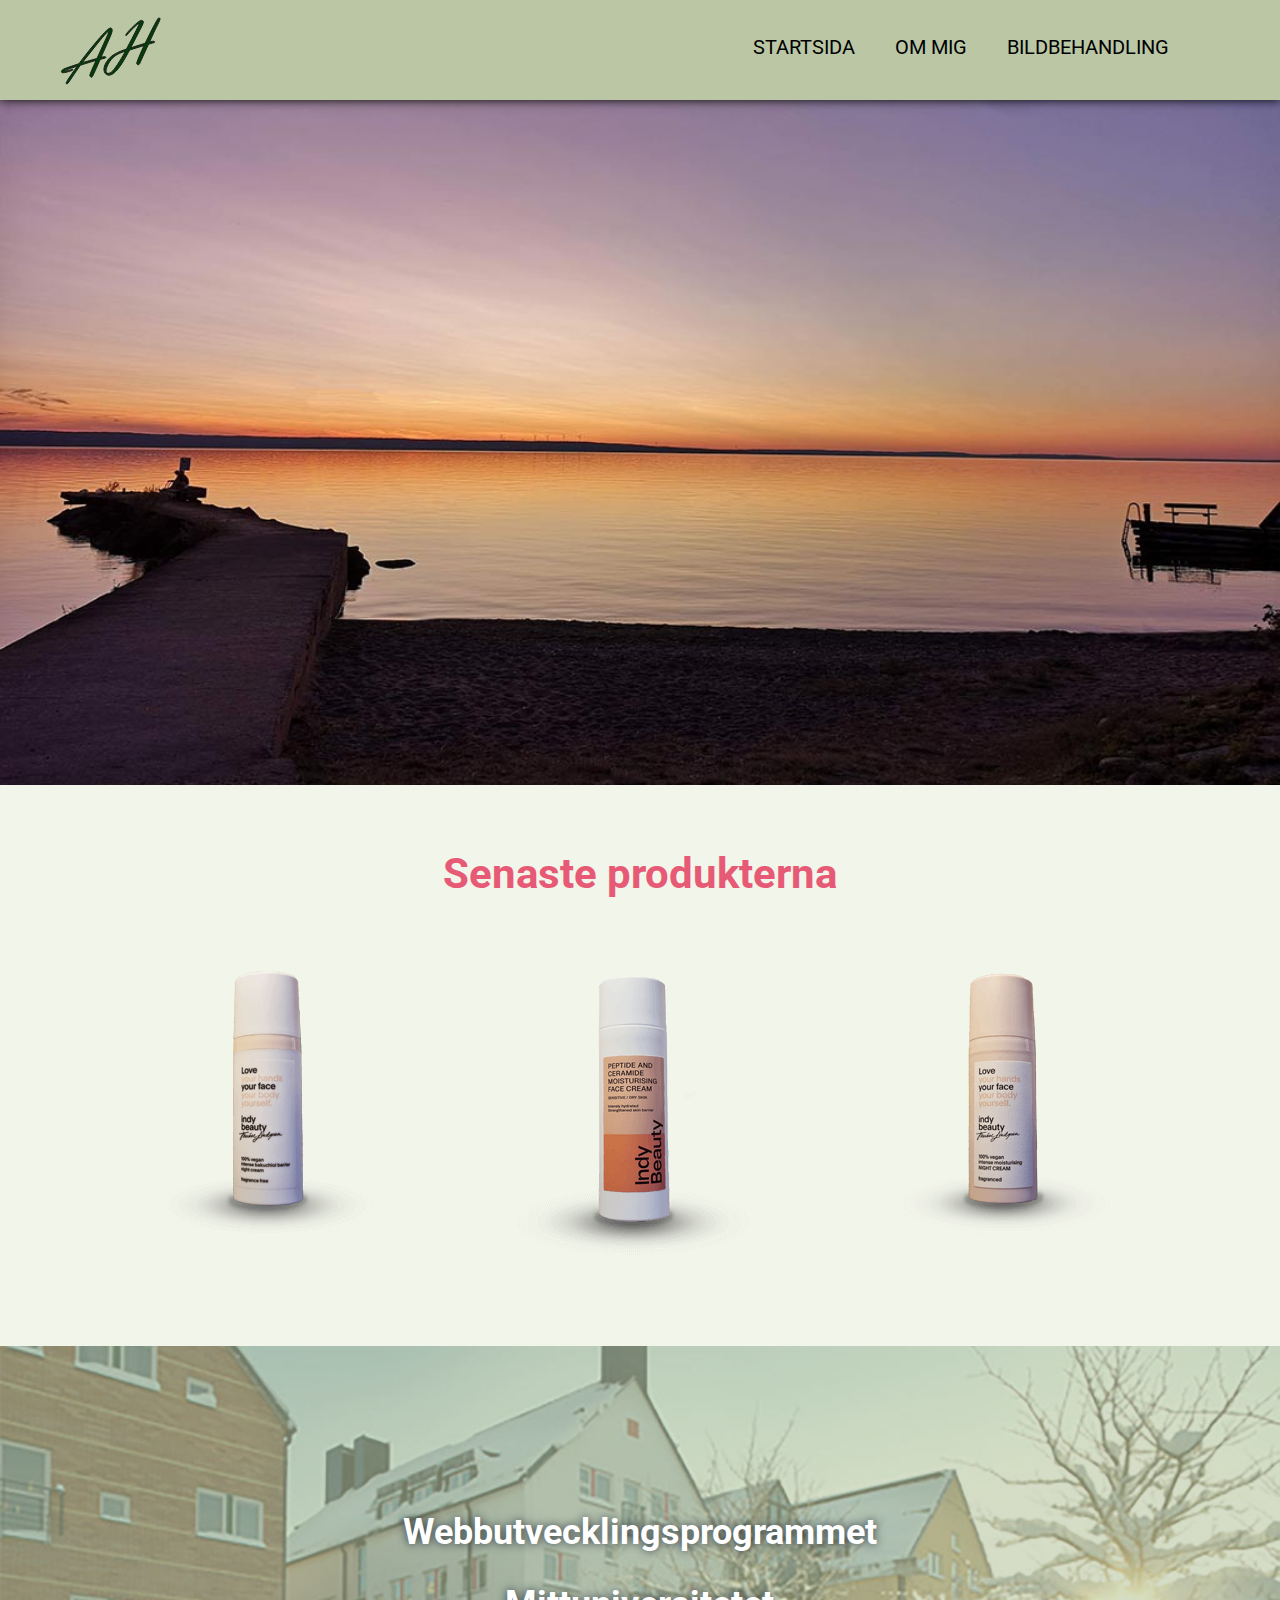
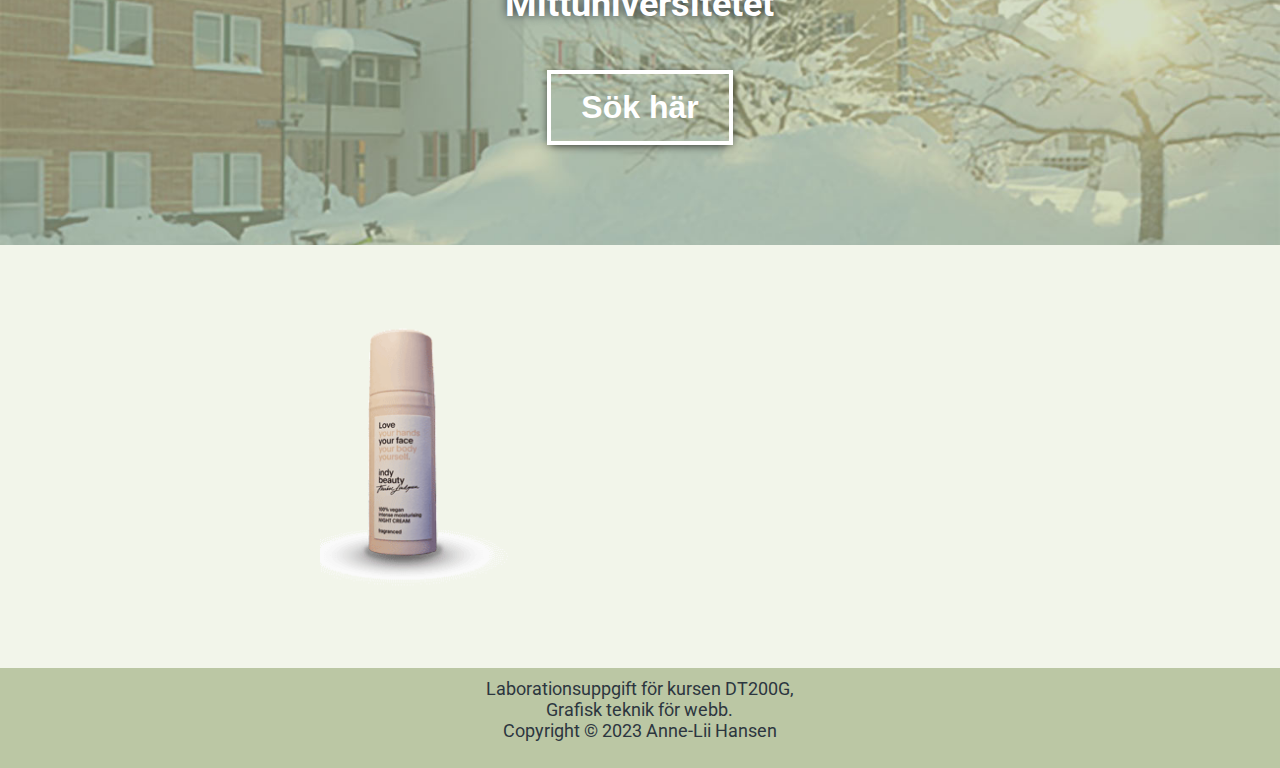
<file: index.html>
<!DOCTYPE html>
<html lang="sv">

<head>
    <meta charset="UTF-8">
    <meta name="viewport" content="width=device-width, initial-scale=1.0">
    <link rel="stylesheet" href="css/styles.css">
    <link rel="preconnect" href="https://fonts.googleapis.com"><!--google fonts -->
    <link rel="preconnect" href="https://fonts.gstatic.com" crossorigin>
    <link href="https://fonts.googleapis.com/css2?family=Roboto:wght@700&display=swap" rel="stylesheet">
    <title>Anne-Lii Hansen</title>
    <link rel="icon" type="image/x-icon" href="pics/favicon.ico"> <!--favicon -->
</head>

<body>
    <main class="main_index">
        <header>
            <!--logga -->
            <a href="index.html"><img src="pics/logo.svg" alt="logotyp"></a>

            <!--Meny-knapp för att öppna dropdown meny-->
            <button class="menu_button open" id="menu_open">
                <span class="menu_icon">
                    <span class="bars"></span>
                    <span class="bars"></span>
                    <span class="bars"></span>
                </span>
                <span class="menu_text">Meny</span>
            </button>
            <!--dropdown meny och stäng-knappen -->
            <nav class="drop_menu" id="drop_menu">
                <button class="menu_button close" id="menu_close">
                    <span class="menu_icon">
                        <span class="bars crossing1"></span>
                        <span class="bars crossing2"></span>
                    </span>
                    <span class="menu_text">Stäng meny</span>
                </button>
                <ul>
                    <li><a href="index.html">STARTSIDA</a></li>
                    <li><a href="aboutme.html">OM MIG</a></li>
                    <li><a href="imageedit.html">BILDBEHANDLING</a></li>
                </ul>
            </nav>

            <!-- navigering för större skärm än 993px-->
            <nav class="nav_bigscreen">
                <ul>
                    <li><a href="index.html">STARTSIDA</a></li>
                    <li><a href="aboutme.html">OM MIG</a></li>
                    <li><a href="imageedit.html">BILDBEHANDLING</a></li>
                </ul>
            </nav>
        </header>


        <div class="hero">
            <picture><!--tre "hero" -bilder med olika storlekar -->
                <source media="(min-width: 1521px)" srcset="pics/stor_bild.jpg">
                <source media="(min-width: 800px)" srcset="pics/mellan_bild.jpg">
                <source srcset="pics/liten_bild.jpg">
                <img src="pics/stor_bild.jpg" alt="">
            </picture>
        </div>

        <!--produkterna/friläggningarna-->
        <div class="prod_h1">
            <h1>Senaste produkterna</h1>
        </div>

        <div class="prod_1"><img src="pics/frilaggning02.png" alt="" loading="lazy"></div>
        <div class="prod_2"><img src="pics/frilaggning01.png" alt="" loading="lazy"></div>
        <div class="prod_3"><img src="pics/frilaggning03.png" alt="" loading="lazy"></div>

        <!--bakgrundsbild med grön bakgrund -->
        <section class="background">
            <h2>Webbutvecklingsprogrammet <br> Mittuniversitetet</h2>
            <button><strong>Sök här</strong></button>
        </section>

        <!--reklambanner -->
        <img src="pics/reklam_banner.gif" class="banner" alt="reklambanner 40% rabatt black friday">

        <footer class="footer_index">
            <p>
                Laborationsuppgift för kursen DT200G,<br>
                Grafisk teknik för webb.<br>
                Copyright &copy; 2023 Anne-Lii Hansen
            </p>
        </footer>
    </main>
    <script src="main.js"></script>
</body>

</html>
</file>
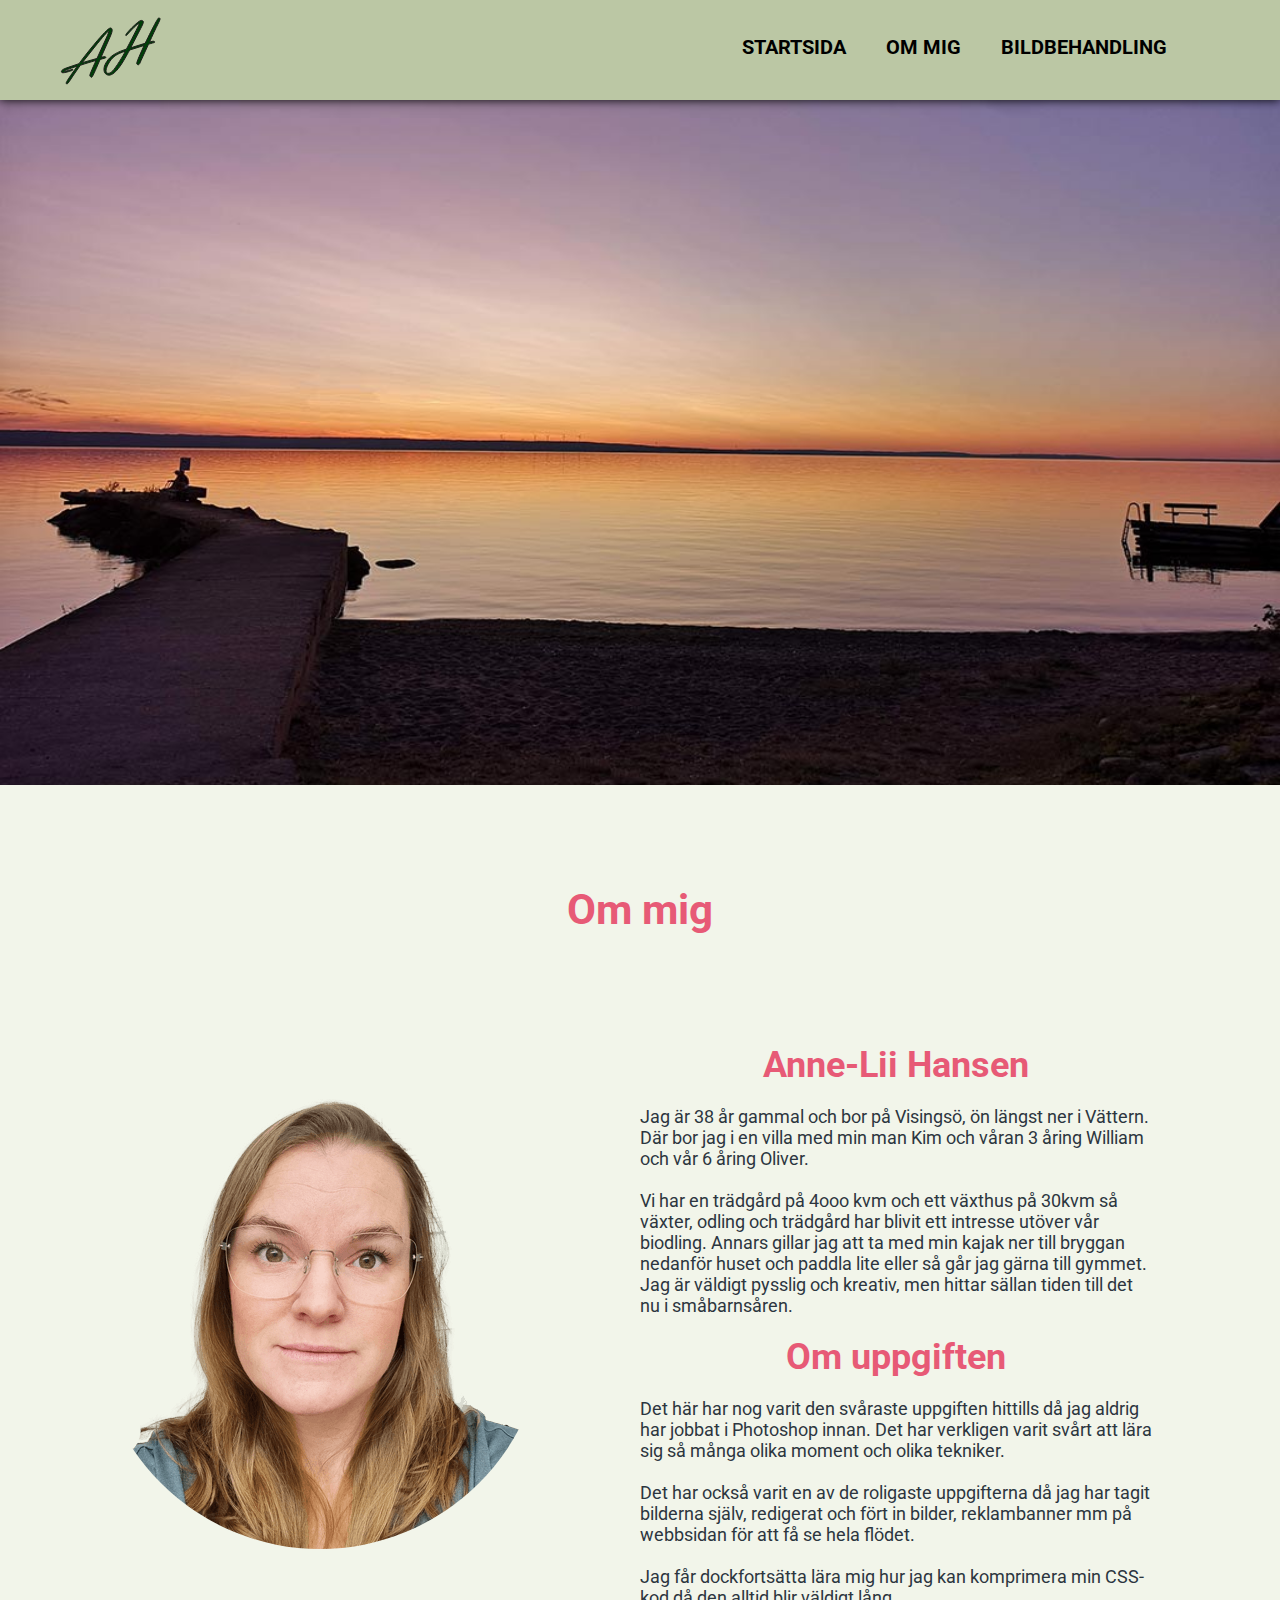
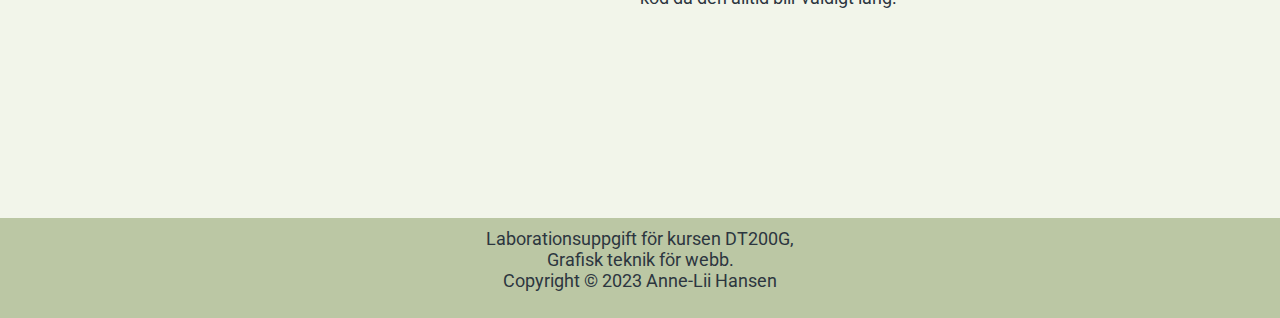
<file: aboutme.html>
<!DOCTYPE html>
<html lang="sv">

<head>
    <meta charset="UTF-8">
    <meta name="viewport" content="width=device-width, initial-scale=1.0">
    <link rel="stylesheet" href="css/styles.css">
    <link rel="preconnect" href="https://fonts.googleapis.com">
    <link rel="preconnect" href="https://fonts.gstatic.com" crossorigin>
    <link href="https://fonts.googleapis.com/css2?family=Roboto:wght@700&display=swap" rel="stylesheet">
    <title>Anne-Lii Hansen</title>
    <link rel="icon" type="image/x-icon" href="pics/favicon.ico">
</head>

<body>
    <main class="main_aboutme">
        <header>
            <!--logga -->
            <a href="index.html"><img src="pics/logo.svg" alt="logotyp"></a>

            <!--Meny-knapp för att öppna dropdown meny-->
            <button class="menu_button open" id="menu_open">
                <span class="menu_icon">
                    <span class="bars"></span>
                    <span class="bars"></span>
                    <span class="bars"></span>
                </span>
                <span class="menu_text">Meny</span>
            </button>
            <!--dropdown meny och stäng-knappen -->
            <nav class="drop_menu" id="drop_menu">
                <button class="menu_button close" id="menu_close">
                    <span class="menu_icon">
                        <span class="bars crossing1"></span>
                        <span class="bars crossing2"></span>
                    </span>
                    <span class="menu_text">Stäng</span>
                </button>
                <ul>
                    <li><a href="index.html">STARTSIDA</a></li>
                    <li><a href="aboutme.html">OM MIG</a></li>
                    <li><a href="imageedit.html">BILDBEHANDLING</a></li>
                </ul>
            </nav>

            <!-- navigering för större skärm än 993px-->
            <nav class="nav_bigscreen">
                <ul>
                    <li><a href="index.html"><strong>STARTSIDA</strong></a></li>
                    <li><a href="aboutme.html"><strong>OM MIG</strong></a></li>
                    <li><a href="imageedit.html"><strong>BILDBEHANDLING</strong></a></li>
                </ul>
            </nav>
        </header>

        <div class="hero">
            <picture><!--tre "hero" -bilder med olika storlekar -->
                <source media="(min-width: 1521px)" srcset="pics/stor_bild.jpg">
                <source media="(min-width: 800px)" srcset="pics/mellan_bild.jpg">
                <source srcset="pics/liten_bild.jpg">
                <img src="pics/stor_bild.jpg" alt="">
            </picture>
        </div>

        <div class="aboutme">
            <h1>Om mig</h1>
        </div>

        <!--porträttbild av mig -->
        <div class="aboutme_image">
            <img src="pics/portrait.png" alt="">
        </div>

        <!--iunformation om mig och uppgiften -->
        <section class="aboutme_text">
            <h2>Anne-Lii Hansen</h2>
            <p>Jag är 38 år gammal och bor på Visingsö, ön längst ner i Vättern.
                Där bor jag i en villa med min man Kim och våran 3 åring William och vår 6 åring Oliver. <br><br>
                Vi har en trädgård på 4ooo kvm och ett växthus på 30kvm så växter, odling och trädgård har blivit ett
                intresse utöver vår biodling.
                Annars gillar jag att ta med min kajak ner till bryggan nedanför huset och paddla lite eller så går jag
                gärna till gymmet.<br>
                Jag är väldigt pysslig och kreativ, men hittar sällan tiden till det nu i småbarnsåren.
            </p>
            <h2>Om uppgiften</h2>
            <p>
                Det här har nog varit den svåraste uppgiften hittills då jag aldrig har jobbat i Photoshop innan.
                Det har verkligen varit svårt att lära sig så många olika moment och olika tekniker.<br><br>
                Det har också varit en av de roligaste uppgifterna då jag har tagit bilderna själv,
                redigerat och fört in bilder, reklambanner mm på webbsidan för att få se hela flödet.<br><br>
                Jag får dockfortsätta lära mig hur jag kan komprimera min CSS-kod då den alltid blir väldigt lång.</p>
        </section>

        <footer class="footer_aboutme">
            <p>
                Laborationsuppgift för kursen DT200G, <br>
                Grafisk teknik för webb.<br>
                Copyright &copy; 2023 Anne-Lii Hansen
            </p>
        </footer>

    </main>
    <script src="main.js"></script>
</body>

</html>
</file>
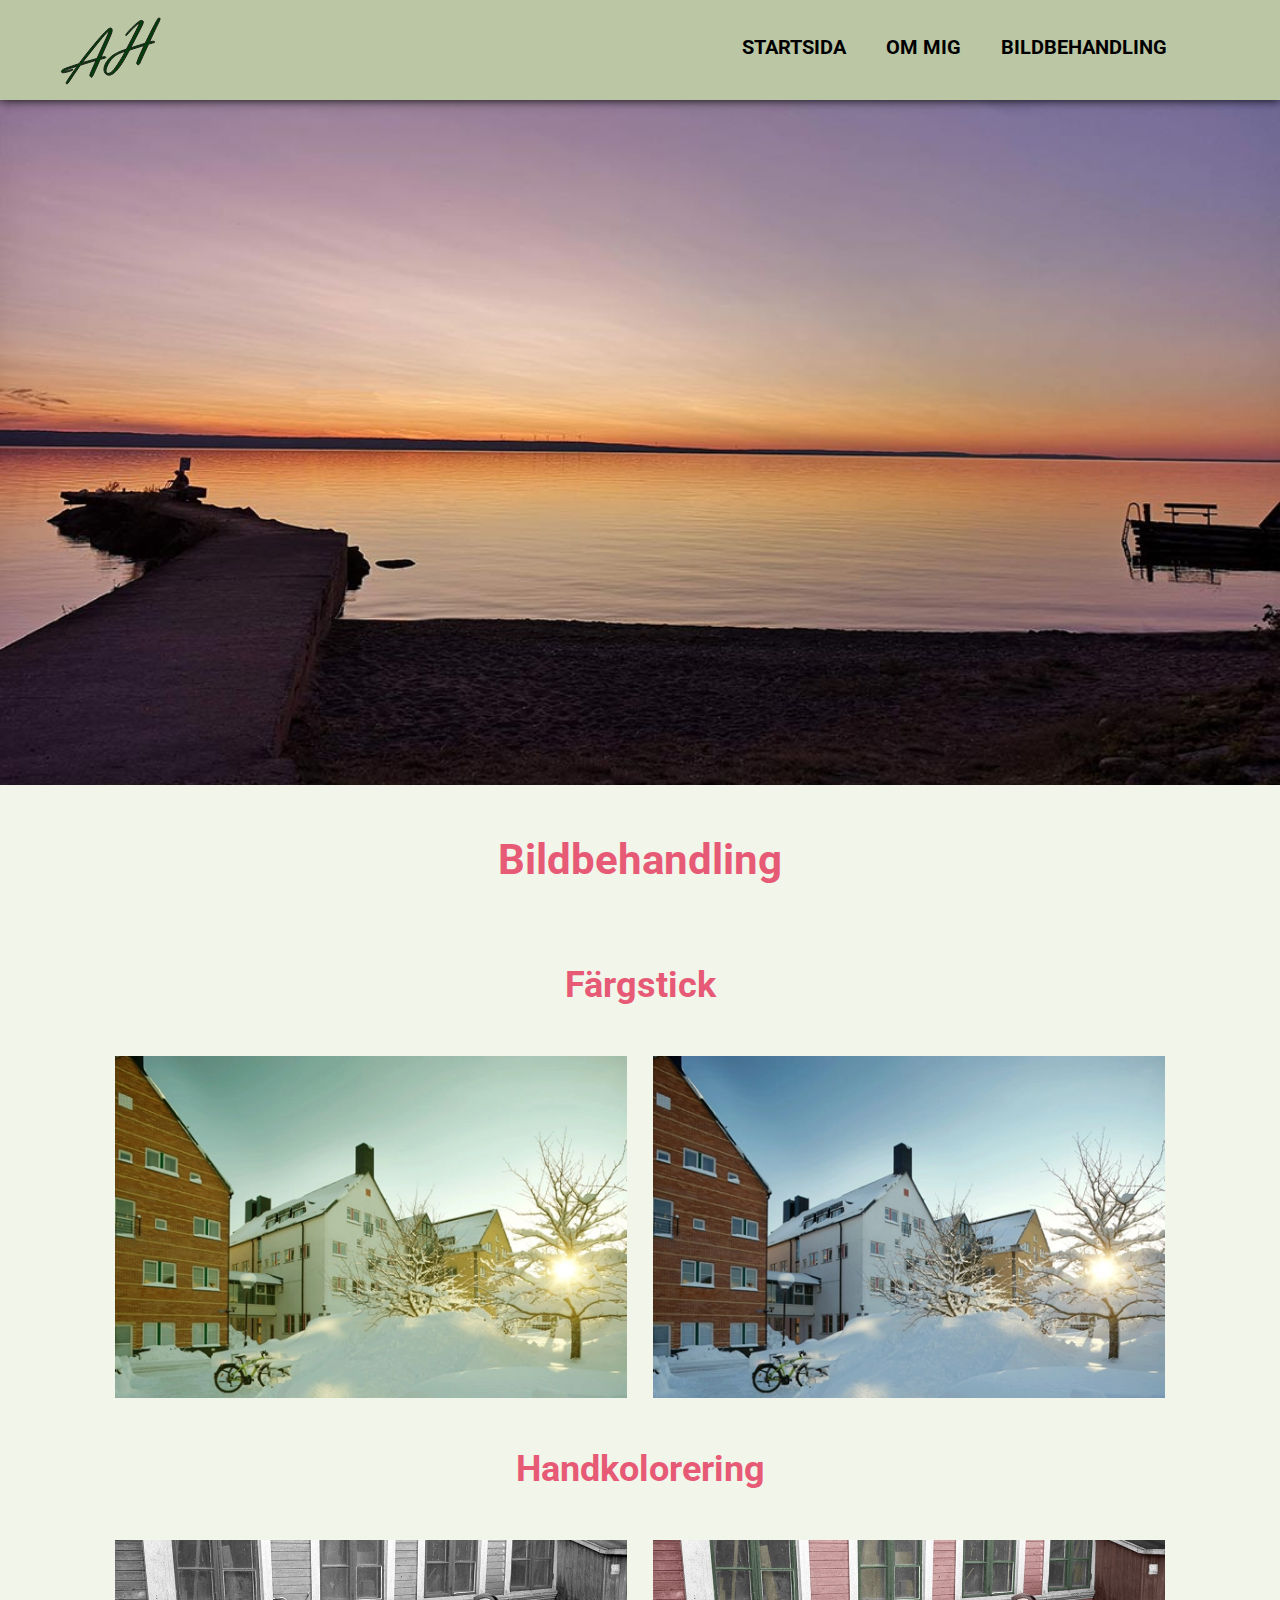
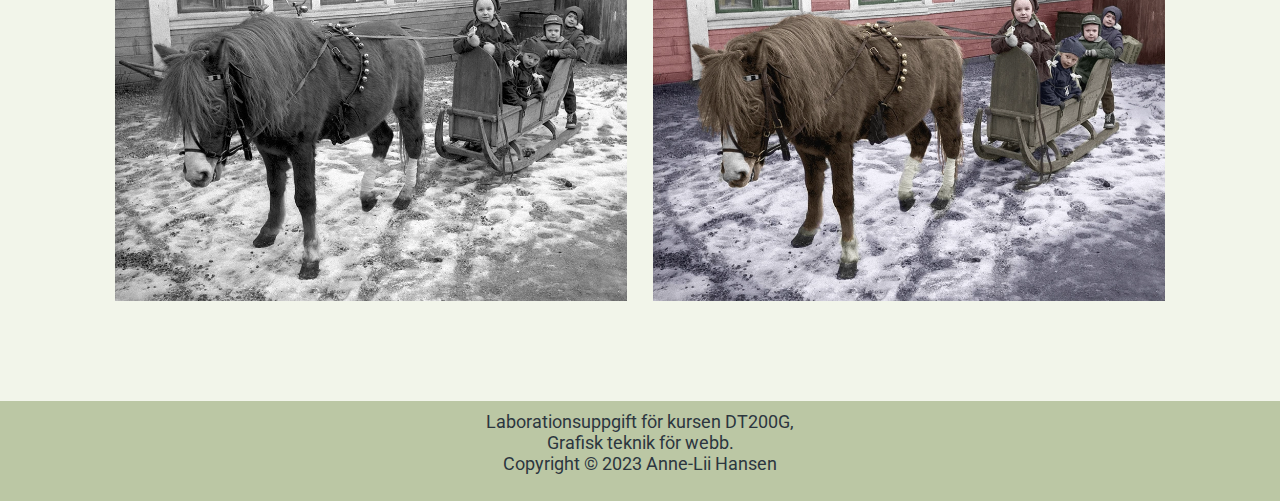
<file: imageedit.html>
<!DOCTYPE html>
<html lang="sv">

<head>
    <meta charset="UTF-8">
    <meta name="viewport" content="width=device-width, initial-scale=1.0">
    <link rel="stylesheet" href="css/styles.css">
    <link rel="preconnect" href="https://fonts.googleapis.com">
    <link rel="preconnect" href="https://fonts.gstatic.com" crossorigin>
    <link href="https://fonts.googleapis.com/css2?family=Roboto:wght@700&display=swap" rel="stylesheet">
    <title>Anne-Lii Hansen</title>
    <link rel="icon" type="image/x-icon" href="pics/favicon.ico">
</head>

<body>
    <main class="main_imageedit">
        <header>
            <!--logga -->
            <a href="index.html"><img src="pics/logo.svg" alt="logotyp"></a>

            <!--Meny-knapp för att öppna dropdown meny-->
            <button class="menu_button open" id="menu_open">
                <span class="menu_icon">
                    <span class="bars"></span>
                    <span class="bars"></span>
                    <span class="bars"></span>
                </span>
                <span class="menu_text">Meny</span>
            </button>
            <!--dropdown meny och stäng-knappen -->
            <nav class="drop_menu" id="drop_menu">
                <button class="menu_button close" id="menu_close">
                    <span class="menu_icon">
                        <span class="bars crossing1"></span>
                        <span class="bars crossing2"></span>
                    </span>
                    <span class="menu_text">Stäng</span>
                </button>
                <ul>
                    <li><a href="index.html">STARTSIDA</a></li>
                    <li><a href="aboutme.html">OM MIG</a></li>
                    <li><a href="imageedit.html">BILDBEHANDLING</a></li>
                </ul>
            </nav>

            <!-- navigering för större skärm än 993px-->
            <nav class="nav_bigscreen">
                <ul>
                    <li><a href="index.html"><strong>STARTSIDA</strong></a></li>
                    <li><a href="aboutme.html"><strong>OM MIG</strong></a></li>
                    <li><a href="imageedit.html"><strong>BILDBEHANDLING</strong></a></li>
                </ul>
            </nav>
        </header>

        <div class="hero">
            <picture><!--tre "hero" -bilder med olika storlekar -->
                <source media="(min-width: 1521px)" srcset="pics/stor_bild.jpg">
                <source media="(min-width: 800px)" srcset="pics/mellan_bild.jpg">
                <source srcset="pics/liten_bild.jpg">
                <img src="pics/stor_bild.jpg" alt="solnedgång över vättern">
            </picture>
        </div>

        <div class="edit_image_h1">
            <h1>Bildbehandling</h1>
        </div>
        <div class="edit_image_h2">
            <h2>Färgstick</h2>
        </div>

        <div class="fargstic_fore"><!--färgstick bilderna -->
            <picture>
                <source type="image/webp" srcset="pics/fargstick_fore.webp">
                <img src="pics/fargstick_fore.jpg" alt="vinter mittuniversitetet gul bild">
            </picture>
        </div>
        <div class="fargstic_efter">
            <picture>
                <source type="image/webp" srcset="pics/fargstick.webp">
                <img src="pics/fargstick.jpg" alt="vinter mittuniversitetet färgredigerad">
            </picture>
        </div>

        <section class="edit_coloring_h2">
            <h2>Handkolorering</h2>
        </section>
        <div class="handkolorering_fore"><!-- handkoloreringsbilderna-->
            <picture>
                <source type="image/webp" srcset="pics/handkolorering_fore.webp">
                <img src="pics/handkolorering_fore.jpg" alt="svartvit bild på fyra barn i en släde bakom en häst">
            </picture>
        </div>
        <div class="handkolorering_efter">
            <picture>
                <source type="image/webp" srcset="pics/handkolorering.webp">
                <img src="pics/handkolorering.jpg" alt="färgredigerad bild på fyra barn i en släde bakom en häst">
            </picture>
        </div>

        <footer class="footer_editimage">
            <p>
                Laborationsuppgift för kursen DT200G, <br>
                Grafisk teknik för webb.<br>
                Copyright &copy; 2023 Anne-Lii Hansen
            </p>

        </footer>

    </main>
    <script src="main.js"></script>
</body>

</html>
</file>
<file: css/styles.css>
/*globala*/

* {
    padding: 0;
    margin: 0;
}

body {
    font-family: 'Roboto', sans-serif;
}

h1 {
    font-size: 42px;
    text-align: center;
    font-weight: bold;
    color: #E75A76;
}

h2 {
    font-size: 36px;
    font-weight: bold;
    color: #E75A76;
}

h3 {
    font-size: 32px;
    font-weight: bold;
    color: #2C363F;
}

h4 {
    font-size: 26px;
    font-weight: bold;
    color: #2C363F;
}

h5 {
    font-size: 23px;
    font-weight: bold;
    color: #2C363F;
}

h6 {
    font-size: 20px;
    font-weight: bold;
    color: #2C363F;
}

p {
    font-size: 18px;
    color: #2C363F;
}

header {
    grid-column: 1 / 4;
    height: 100px;
    background-color: #BBC7A4;
    box-shadow: 0 0 10px black;
    z-index: 10;
}

header img {
    max-width: 175px;
    max-height: 70px;
    position: relative;
    left: 2%;
    top: 15%;
}


/*hamburgemenyn för skärmar 992pixlar och mindre*/
@media (max-width: 992px) {

    .nav_bigscreen {
        display: none;
    }

    .drop_menu {
        background-color: #BBC7A4;
        box-shadow: 0 0 10px;
        width: 60%;
        height: 100vh;
        position: absolute;
        right: 0;
        top: 10px;
        display: none;
        /* denna togglas mellan block och none för att visa och gömma menyn*/
    }

    .drop_menu ul {
        position: relative;
        top: 60px;
        width: 90%;
        text-align: center;
        list-style-type: none;
    }

    .drop_menu ul li {
        padding: 5%;
        width: 90%;
        cursor: pointer;
    }

    .drop_menu ul li:hover {
        background-color: #858f74;
    }

    .drop_menu ul li a {
        text-decoration: none;
        color: black;
        font-size: 25px;
    }

    /*Meny-knappen för att öppna dropdown menyn*/
    .menu_button {
        background-color: #BBC7A4;
        position: absolute;
        right: 0;
        top: 0;
        align-items: center;
        padding: 10px 16px;
        margin: 2%;
        cursor: pointer;
        display: flex;
        /*flexibel display för att öppna och stänga meny*/
    }

    .menu_button:hover {
        background-color: #858f74;
    }

    .menu_icon {
        margin-right: 10px;
    }

    /*hamburgemenyn*/
    .bars {
        width: 20px;
        height: 3px;
        display: block;
        background-color: black;
        margin: 5px 0;
    }

    .menu_text {
        color: black;
        font-size: 20px;
    }

    /*stänga meny-knappen*/
    .close {
        margin: 2% 2%;
        position: relative;
        left: 5%;
        top: 1%;
    }

    .crossing1 {
        transform: rotate(45deg);
        position: relative;
        top: 5px;
        width: 25px;
    }

    .crossing2 {
        transform: rotate(135deg);
        position: relative;
        top: -3px;
        width: 25px;
    }
}

/*navigeringsmeny för skärmar över 993px*/
@media (min-width:993px) {

    .drop_menu {
        display: none;
    }

    .menu_button {
        display: none;
    }

    header .nav_bigscreen {
        display: block;
        float: right;
        position: relative;
        top: 35%;
    }

    header .nav_bigscreen ul li {
        list-style: none;
        float: left;
        position: relative;
        right: 20%;
    }

    header .nav_bigscreen ul li:hover {
        background-color: #858f74;
    }

    header .nav_bigscreen ul li a {
        text-decoration: none;
        color: black;
        padding: 0 20px 0 20px;
        font-size: 20px;
        cursor: pointer;
    }
}

/*layout för datorskärmar från 993 pixlar och uppåt*/
@media (min-width: 993px) {

    .hero {
        grid-column: 1 / 4;
        max-height: 685px;
    }

    .hero img {
        width: 100%;
        height: 100%;
    }

    /*startsidan 993px till 1920px*/

    .main_index {
        width: 100%;
        max-width: 1920px;
        margin: auto;
        background-color: #f2f5ea;
        display: grid;
        grid-template-columns:1fr 1fr 1fr;
        grid-auto-rows: auto;
    }
    /*friläggningarna/produkterna*/
    .prod_h1 {
        grid-column: 1 / 4;
        margin: auto;
        padding: 5% 0 5% 0;
    }

    .prod_1 {
        grid-column: 1 / 2;
        width: 100%;
        padding-bottom: 80px;
    }

    .prod_1 img {
        float: right;
    }

    .prod_2 {
        grid-column: 2 / 3;
        margin: auto;
        padding-bottom: 80px;
    }

    .prod_3 {
        grid-column: 3 / 4;
        width: 100%;
        padding-bottom: 80px;
    }

    .prod_3 img {
        float: left;
    }
    /*baskgrundsbilden med grön bakgrund*/
    .background {
        grid-column: 1 / 4;
        background-image: url("../pics/background.jpg");
        background-size: cover;
        margin: auto;
        background-repeat: no-repeat;
        min-height: 40vh;
        text-align: center;
        width: 100%;
    }

    .background h2 {
        color: white;
        line-height: 2;
        text-align: center;
        padding: 150px 0 30px 0;
        text-shadow: 0px 0px 10px #2C363F;
    }
    /*knappen på bakgrundsbilden*/
    .background button {
        color: white;
        font-size: xx-large;
        box-shadow: 0 2px 10px -3px black;
        border: 4px solid white;
        background: none;
        padding: 15px 30px 15px 30px;
        margin: 0 0 100px 0;
    }

    .background button:hover {
        cursor: pointer;
        background-color: #bbc7a4;
    }
    /*reklambanner*/
    .banner {
        grid-column: 1 / 4;
        width: 50%;
        margin: auto;
    }

    .footer_index {
        grid-column: 1 / 4;
        height: 100px;
        background-color: #BBC7A4;
        text-align: center;
    }

    .footer_index p {
        position: relative;
        top: 10px;
    }

    /*om mig-sidan 993px till 1920px*/

    .main_aboutme {
        width: 100%;
        max-width: 1920px;
        margin: auto;
        background-color: #f2f5ea;
        display: grid;
        grid-template-columns: 1fr 1fr;
        grid-auto-rows: auto;
    }

    .aboutme {
        grid-column: 1 / 3;
        padding: 100px 0;
        margin: auto;
    }

    .aboutme_image {
        grid-column: 1 / 2;
        margin: auto;
    }

    .aboutme_image img {
        border-radius: 300px;
        margin-bottom: 200px;
    }

    .aboutme_text {
        grid-column: 2 / 3;
        margin-bottom: 200px;
    }

    .aboutme_text h2 {
        padding: 10px 0;
        width: 80%;
        text-align: center;
    }

    .aboutme_text p {
        padding: 10px 0;
        width: 80%;
    }

    .footer_aboutme {
        grid-column: 1 / 3;
        height: 100px;
        background-color: #BBC7A4;
        text-align: center;
    }

    .footer_aboutme p {
        position: relative;
        top: 10px;
    }


    /*bildbehandling-sidan 993px till 1920px*/
    .main_imageedit {
        width: 100%;
        margin: auto;
        max-width: 1920px;
        background-color: #f2f5ea;
        display: grid;
        grid-template-columns: 1fr 1fr;
        grid-auto-rows: auto;
    }

    .edit_image_h1 {
        grid-column: 1 / 3;
        margin: auto;
        padding: 50px 0 30px 0;
    }

    .edit_image_h2 {
        grid-column: 1 / 3;
        margin: auto;
        padding: 50px 0 50px 0;
    }
    /*redigerade bilder*/
    .fargstic_fore,
    .handkolorering_fore {
        grid-column: 1 / 2;        
    }

    .fargstic_fore img {
        width: 80%;
        max-width: 550px;
        float: right;
        margin-right: 2%;
    }

    .fargstic_efter,
    .handkolorering_efter {
        grid-column: 2 / 3;
    }

    .fargstic_efter img {
        width: 80%;
        max-width: 550px;
        float: left;
        margin-left: 2%;
    }

    .edit_coloring_h2 {
        grid-column: 1 / 3;
        padding: 50px 0;
        margin: auto;
    }

    .handkolorering_fore img {
        width: 80%;
        max-width: 550px;
        float: right;
        margin-right: 2%;
        padding-bottom: 100px;
    }

    .handkolorering_efter img {
        width: 80%;
        max-width: 550px;
        float: left;
        margin-left: 2%;
        padding-bottom: 100px;
    }

    .footer_editimage {
        grid-column: 1 / 3;
        height: 100px;
        background-color: #BBC7A4;
        text-align: center;
    }

    .footer_editimage p {
        position: relative;
        top: 10px;
    }
}


/*layout för surfplattor 601 pixlar upp till 992 pixlar*/
@media (min-width: 601px) and (max-width: 992px) {

    .hero {
        grid-column: 1 / 4;
        width: 100%;
        max-height: 685px;
    }

    .hero img {
        width: 100%;
    }

    /*startsidan 601 - 992 pixlar*/
    .main_index {
        max-width: 100%;
        margin: auto;
        background-color: #f2f5ea;
        display: grid;
        grid-template-columns:1fr 1fr 1fr;
        grid-auto-rows: auto;
    }

    .prod_h1 {
        grid-column: 1 / 4;
        margin: auto;
        padding: 100px 0 80px 0;
    }

    .prod_1 {
        grid-column: 1 / 2;
        width: 100%;
        padding-bottom: 80px;
    }

    .prod_1 img {
        float: right;
        width: 100%;
    }

    .prod_2 {
        grid-column: 2 / 3;
        margin: auto;
        width: 100%;
        padding-bottom: 80px;
    }

    .prod_2 img {
        width: 100%;
    }

    .prod_3 {
        grid-column: 3 / 4;
        width: 100%;
        padding-bottom: 80px;
    }

    .prod_3 img {
        float: left;
        width: 100%;
    }

    .background {
        grid-column: 1 / 4;
        background-image: url("../pics/background.jpg");
        background-size: cover;
        margin: auto;
        background-repeat: no-repeat;
        min-height: 40vh;
        text-align: center;
        width: 100%;
    }

    .background h2 {
        color: white;
        line-height: 2;
        text-align: center;
        padding: 150px 0 30px 0;
        text-shadow: 0px 0px 10px #2C363F;
    }

    .background button {
        color: white;
        font-size: xx-large;
        box-shadow: 0 2px 10px -3px black;
        border: 4px solid white;
        background: none;
        padding: 15px 30px 15px 30px;
        margin: 0 0 100px 0;
    }

    .background button:hover {
        cursor: pointer;
        background-color: #bbc7a4;
    }

    .banner {
        grid-column: 1 / 4;
        width: 50%;
        margin: auto;
    }

    .footer_index {
        grid-column: 1 / 4;
        height: 100px;
        background-color: #BBC7A4;
        text-align: center;
    }

    .footer_index p {
        position: relative;
        top: 10px;
    }

    /*om mig-sidan 601 - 992 pixlar*/
    .main_aboutme {
        width: 100%;
        max-width: 992px;
        background-color: #f2f5ea;
        display: grid;
        grid-template-columns: 1fr;
        grid-auto-rows: auto;
    }

    .aboutme {
        grid-column: 1 / 2;
        padding: 100px 0;
        margin: auto;
    }

    .aboutme_image {
        grid-column: 1 / 2;
        margin: auto;
    }

    .aboutme_image img {
        border-radius: 300px;
    }

    .aboutme_text {
        grid-column: 1 / 2;
        margin: auto;
        padding-bottom: 200px;
    }

    .aboutme_text h2 {
        padding: 80px 0 30px 0;
        width: 80%;
        margin: auto;
        text-align: center;
    }

    .aboutme_text p {
        width: 80%;
        margin: auto;
    }

    .footer_aboutme {
        grid-column: 1 / 2;
        height: 100px;
        background-color: #BBC7A4;
        text-align: center;
    }

    .footer_aboutme p {
        position: relative;
        top: 10px;
    }

    /*bildbehandling-sidan 601 - 992 pixlar*/
    .main_imageedit {
        width: 100%;
        max-width: 992px;
        background-color: #f2f5ea;
        display: grid;
        grid-template-columns: 1fr;
        grid-auto-rows: auto;
    }

    .edit_image_h1 {
        grid-column: 1 / 2;
        margin: auto;
        padding: 100px 0 30px 0;
    }

    .edit_image_h2 {
        grid-column: 1 / 2;
        margin: auto;
        padding: 100px 0 40px 0;
    }

    .fargstic_fore,
    .fargstic_efter,
    .handkolorering_fore,
    .handkolorering_efter {
        grid-column: 1 / 2;
        margin: 0 auto;
    }

    .fargstic_fore img,
    .handkolorering_fore img {
        max-width: 550px;
        padding-bottom: 80px;
    }

    .fargstic_efter img {
        max-width: 550px;
    }

    .edit_coloring_h2 {
        grid-column: 1 / 2;
        padding: 100px 0 40px 0;
        margin: auto;
    }

    .handkolorering_efter img {
        max-width: 550px;
        padding-bottom: 150px;
    }

    .footer_editimage {
        grid-column: 1 / 2;
        height: 100px;
        background-color: #BBC7A4;
        text-align: center;
    }

    .footer_editimage p {
        position: relative;
        top: 10px;
    }
}

/*layout för mobiltelefoner upp till 600 pixlar*/
@media (max-width: 600px) {

    .hero {
        grid-column: 1 / 2;
        max-height: 585px;
    }

    .hero img {
        width: 100%;
    }

    /*startsidan upp till 600 pixlar*/
    .main_index {
        width: 100%;
        max-width: 600px;
        margin: auto;
        background-color: #f2f5ea;
        display: grid;
        grid-template-columns: 1fr;
        grid-auto-rows: auto;
    }

    .prod_h1 {
        grid-column: 1 / 2;
        margin: auto;
        padding: 100px 0 80px 0;
    }

    .prod_1 {
        grid-column: 1 / 2;
        margin: auto;
        padding-bottom: 80px;
    }

    .prod_2 {
        grid-column: 1 / 2;
        margin: auto;
        padding-bottom: 80px;
    }

    .prod_3 {
        grid-column: 1 / 2;
        margin: auto;
        padding-bottom: 80px;
    }

    .background {
        grid-column: 1 / 2;
        background-image: url("../pics/background.jpg");
        background-size: cover;
        margin: auto;
        background-repeat: no-repeat;
        min-height: 40vh;
        text-align: center;
        width: 100%;
        height: 400px;
    }

    .background h2 {
        color: white;
        line-height: 2;
        text-align: center;
        padding: 150px 0 30px 0;
        text-shadow: 0px 0px 10px #2C363F;
    }

    .background button {
        color: white;
        font-size: xx-large;
        box-shadow: 0 2px 10px -3px black;
        border: 4px solid white;
        background: none;
        padding: 15px 30px 15px 30px;
        margin: 0 0 100px 0;
    }

    .background button:hover {
        cursor: pointer;
        background-color: #bbc7a4;
    }

    .banner {
        grid-column: 1 / 2;
        width: 90%;
        margin: auto;
    }

    .footer_index {
        grid-column: 1 / 2;
        height: 100px;
        background-color: #BBC7A4;
        text-align: center;
    }

    .footer_index p {
        position: relative;
        top: 10px;
    }

    /*om mig-sidan upp till 600 pixlar*/
    .main_aboutme {
        width: 100%;
        max-width: 600px;
        background-color: #f2f5ea;
        display: grid;
        grid-template-columns: 1fr;
        grid-auto-rows: auto;
    }

    .aboutme {
        grid-column: 1 / 2;
        padding: 100px 0;
        margin: auto;
    }

    .aboutme_image {
        grid-column: 1 / 2;
        margin: auto;
    }

    .aboutme_image img {
        border-radius: 300px;
        width: 90%;
    }

    .aboutme_text {
        grid-column: 1 / 2;
        margin: auto;
        padding-bottom: 200px;
    }

    .aboutme_text h2 {
        padding: 80px 0 30px 0;
        width: 80%;
        margin: auto;
        text-align: center;
    }

    .aboutme_text p {
        width: 80%;
        margin: auto;
    }

    .footer_aboutme {
        grid-column: 1 / 2;
        height: 100px;
        background-color: #BBC7A4;
        text-align: center;
    }

    .footer_aboutme p {
        position: relative;
        top: 10px;
    }


    /*bildbehandling-sidan upp till 600 pixlar*/

    .main_imageedit {
        width: 100%;
        max-width: 600px;
        background-color: #f2f5ea;
        display: grid;
        grid-template-columns: 1fr;
        grid-auto-rows: auto;
    }

    .edit_image_h1,
    .edit_image_h2 {
        grid-column: 1 / 2;
        margin: auto;
        padding: 60px 0 40px 0;
    }

    .fargstic_fore,
    .fargstic_efter {
        grid-column: 1 / 2;
    }

    .fargstic_fore img,
    .fargstic_efter img,
    .handkolorering_fore img {
        width: 80%;
        margin-left: 10%;
        padding-bottom: 20px;
    }

    .edit_coloring_h2 {
        grid-column: 1 / 2;
        padding: 60px 0 40px 0;
        margin: auto;
    }

    .handkolorering_fore,
    .handkolorering_efter {
        grid-column: 1 / 2;
        margin: 0 auto;
    }

    .handkolorering_efter img {
        width: 80%;
        margin-left: 10%;
        padding-bottom: 150px;
    }

    .footer_editimage {
        grid-column: 1 / 2;
        height: 100px;
        background-color: #BBC7A4;
        text-align: center;
    }

    .footer_editimage p {
        position: relative;
        top: 10px;
    }
}
</file>
